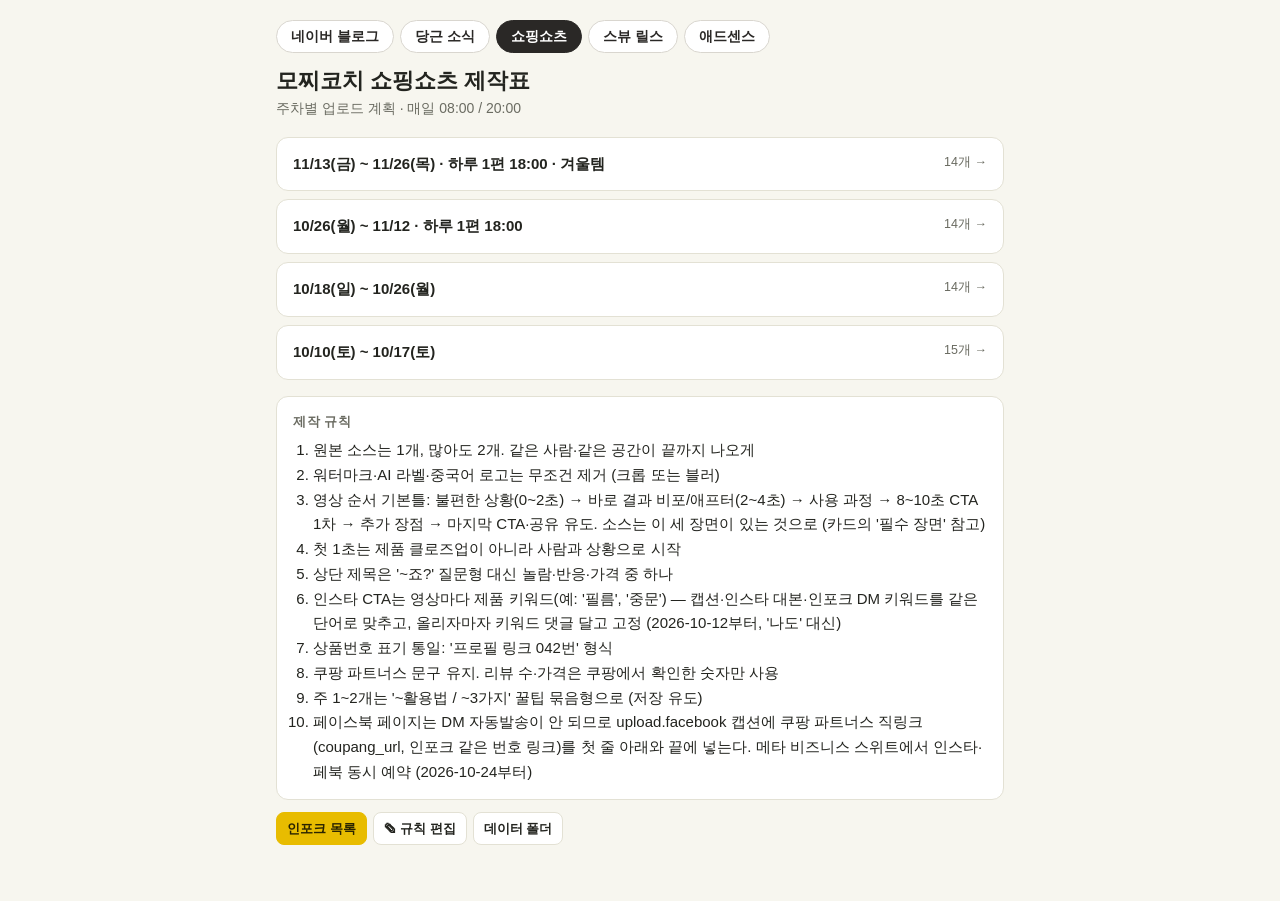
<file: index.html>
<!doctype html>
<html lang="ko"><head><meta charset="utf-8">
<meta name="viewport" content="width=device-width,initial-scale=1">
<meta name="robots" content="noindex,nofollow">
<title>모찌코치 쇼핑쇼츠</title>
<link rel="stylesheet" href="style.css">
<style id="hubnav-css">
.hubnav{display:flex;flex-wrap:wrap;gap:6px;margin:0 0 12px}
.hubnav a{display:inline-block;padding:6px 14px;border-radius:999px;border:1px solid #d9d6cf;background:#fff;color:#2a2826;font:600 14px/1.35 -apple-system,BlinkMacSystemFont,"Apple SD Gothic Neo","Malgun Gothic","Noto Sans KR",sans-serif;text-decoration:none;white-space:nowrap}
.hubnav a:hover{border-color:#8f8b82}
.hubnav a.on{background:#2a2826;border-color:#2a2826;color:#fff}
.hubnav a:focus-visible{outline:2px solid #e8bc00;outline-offset:2px}
@media (prefers-color-scheme:dark){:root:not([data-theme="light"]) .hubnav a{background:#26241f;border-color:#3b3934;color:#ece9e3}:root:not([data-theme="light"]) .hubnav a.on{background:#ece9e3;border-color:#ece9e3;color:#1c1b19}}
:root[data-theme="dark"] .hubnav a{background:#26241f;border-color:#3b3934;color:#ece9e3}
:root[data-theme="dark"] .hubnav a.on{background:#ece9e3;border-color:#ece9e3;color:#1c1b19}
</style>
</head><body>
<div class="wrap">
  <nav class="hubnav" aria-label="사이트 이동"><a href="https://fitnessmizfit0005-sketch.github.io/naver-blog-daily/">네이버 블로그</a><a href="https://fitnessmizfit0005-sketch.github.io/daangn/">당근 소식</a><a class="on" href="https://fitnessmizfit0005-sketch.github.io/shopping-shorts/" aria-current="page">쇼핑쇼츠</a><a href="https://fitnessmizfit0005-sketch.github.io/naver-blog-daily/sb-reels/">스뷰 릴스</a><a href="https://fitnessmizfit0005-sketch.github.io/naver-blog-daily/vitalfoodlab/">애드센스</a></nav>
  <h1>모찌코치 쇼핑쇼츠 제작표</h1>
  <p class="lead">주차별 업로드 계획 · 매일 08:00 / 20:00</p>
  <ul class="weeks" id="weeks"><li class="lead">불러오는 중…</li></ul>
  <section class="box" id="rules"><h2>제작 규칙</h2><ol></ol></section>
  <div class="tools">
    <a class="btn primary" href="inpock.html">인포크 목록</a>
    <a class="btn" href="https://github.com/fitnessmizfit0005-sketch/shopping-shorts/edit/main/data/rules.json" target="_blank" rel="noopener">✎ 규칙 편집</a>
    <a class="btn" href="https://github.com/fitnessmizfit0005-sketch/shopping-shorts/tree/main/data" target="_blank" rel="noopener">데이터 폴더</a>
  </div>
</div>
<script>
const esc=s=>String(s??"").replace(/[&<>"]/g,c=>({"&":"&amp;","<":"&lt;",">":"&gt;",'"':"&quot;"}[c]));
fetch("data/weeks.json",{cache:"no-store"}).then(r=>r.json()).then(ws=>{
  ws.sort((a,b)=>b.week.localeCompare(a.week));
  document.getElementById("weeks").innerHTML=ws.map(w=>`<li><a href="week.html?w=${encodeURIComponent(w.week)}"><span>${esc(w.label)}</span><small>${esc(w.count)}개 →</small></a></li>`).join("");
}).catch(()=>{document.getElementById("weeks").innerHTML='<li class="err">data/weeks.json을 읽지 못했어요. 쉼표나 따옴표가 빠졌는지 확인해 주세요.</li>'});
fetch("data/rules.json",{cache:"no-store"}).then(r=>r.json()).then(d=>{
  document.querySelector("#rules ol").innerHTML=d.rules.map(r=>`<li>${esc(r)}</li>`).join("");
}).catch(()=>{});
</script>
</body></html>
</file>
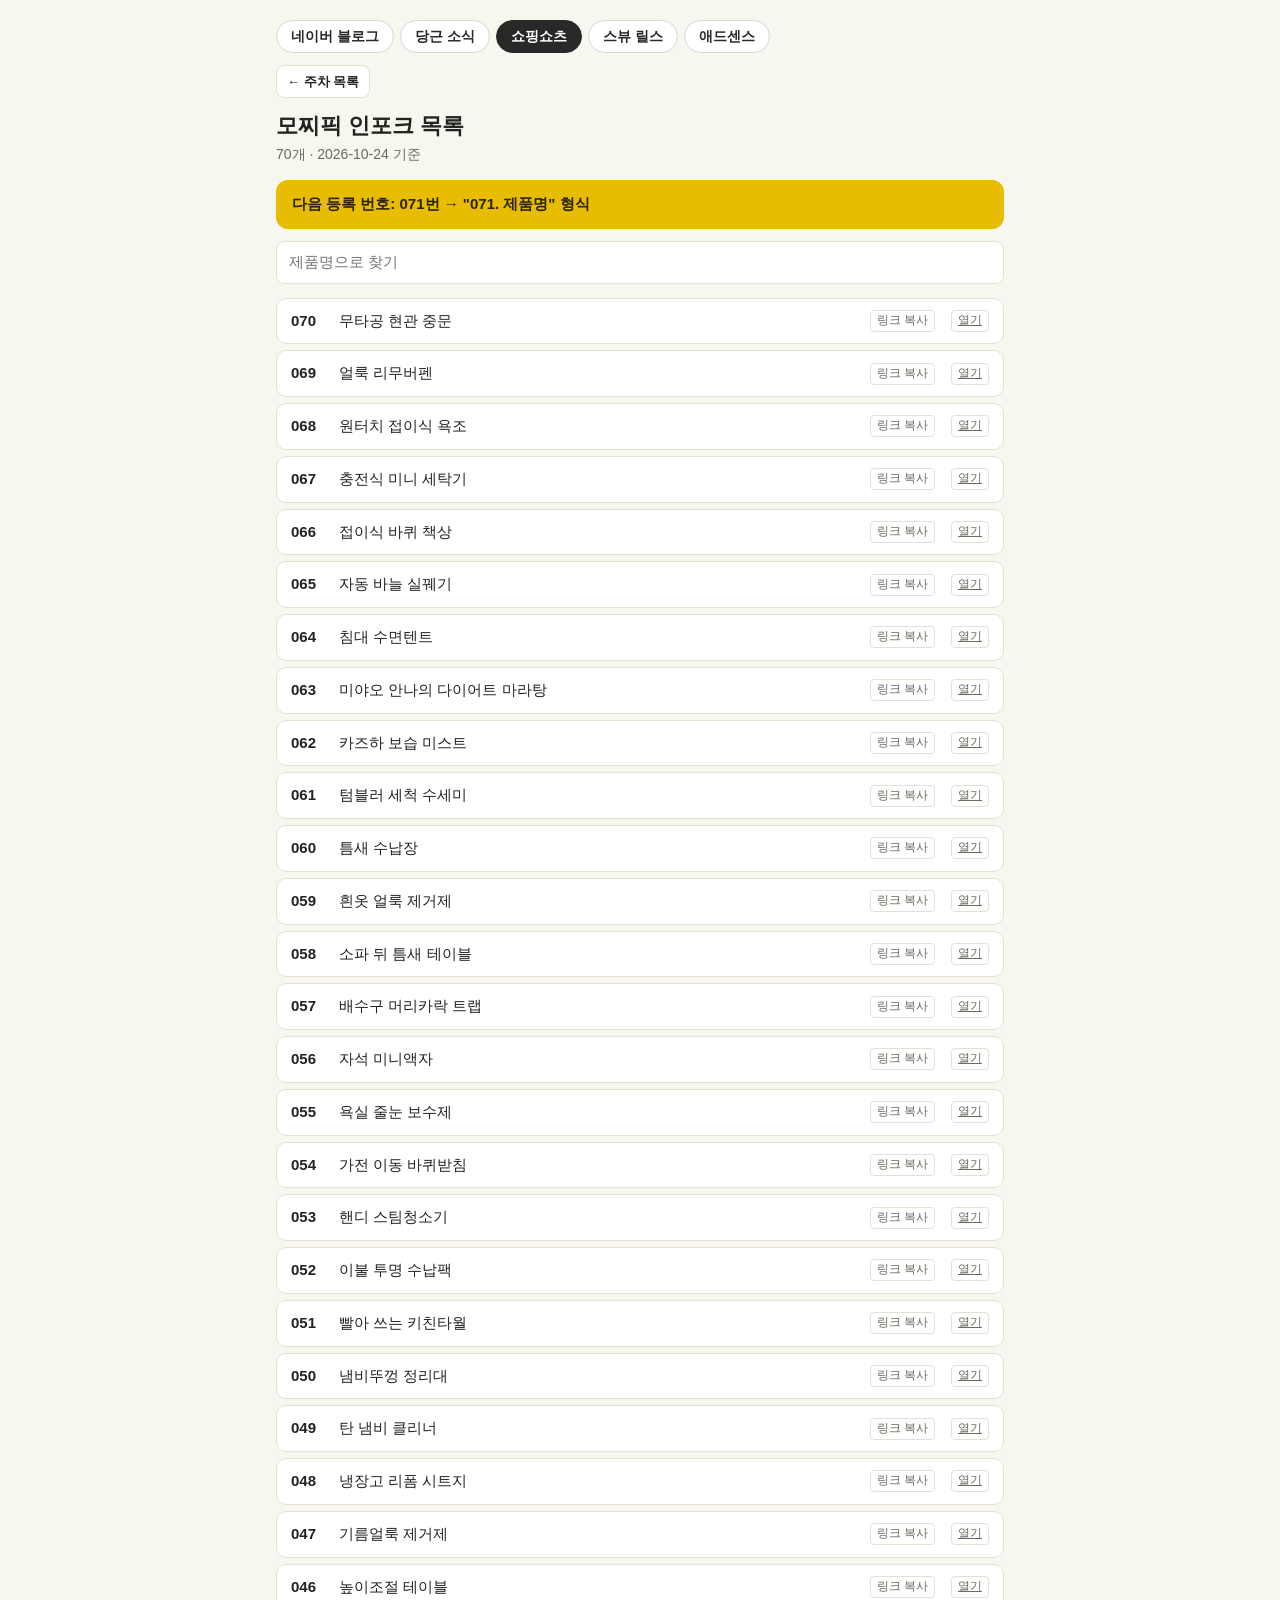
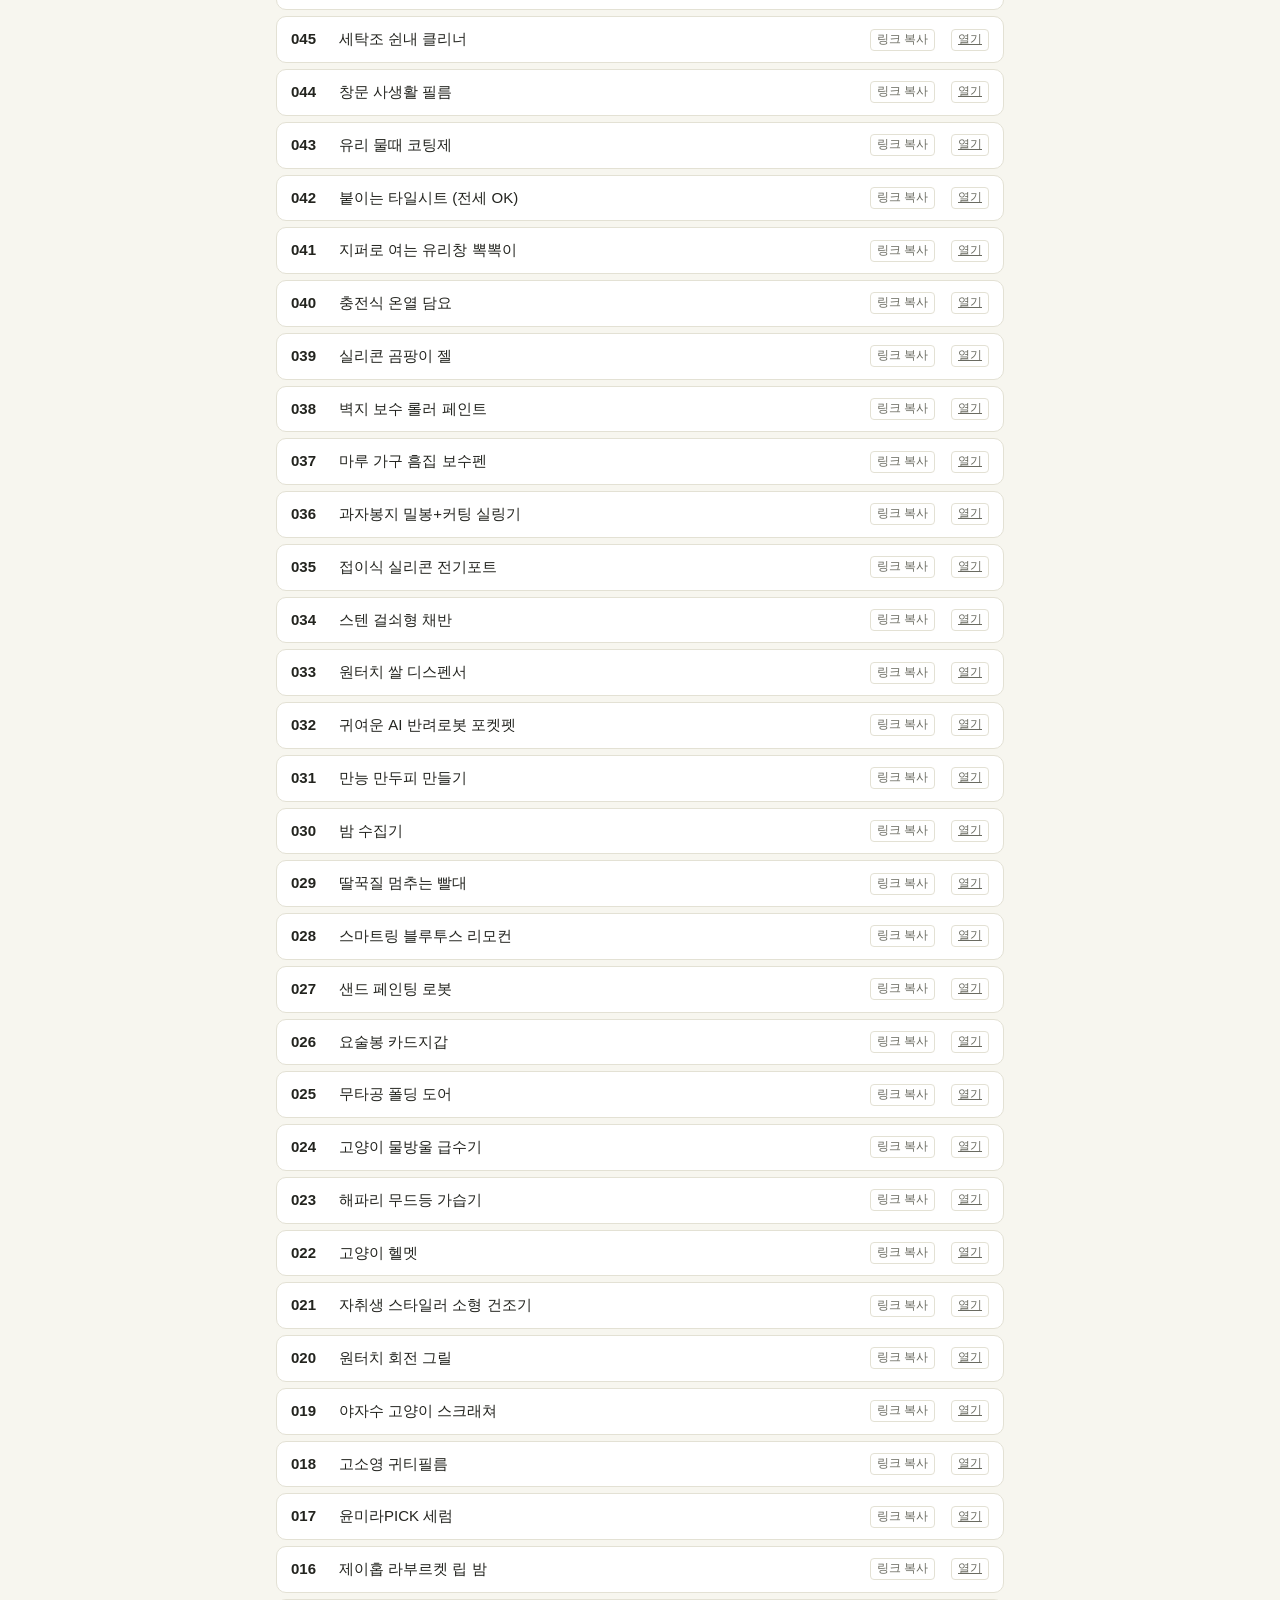
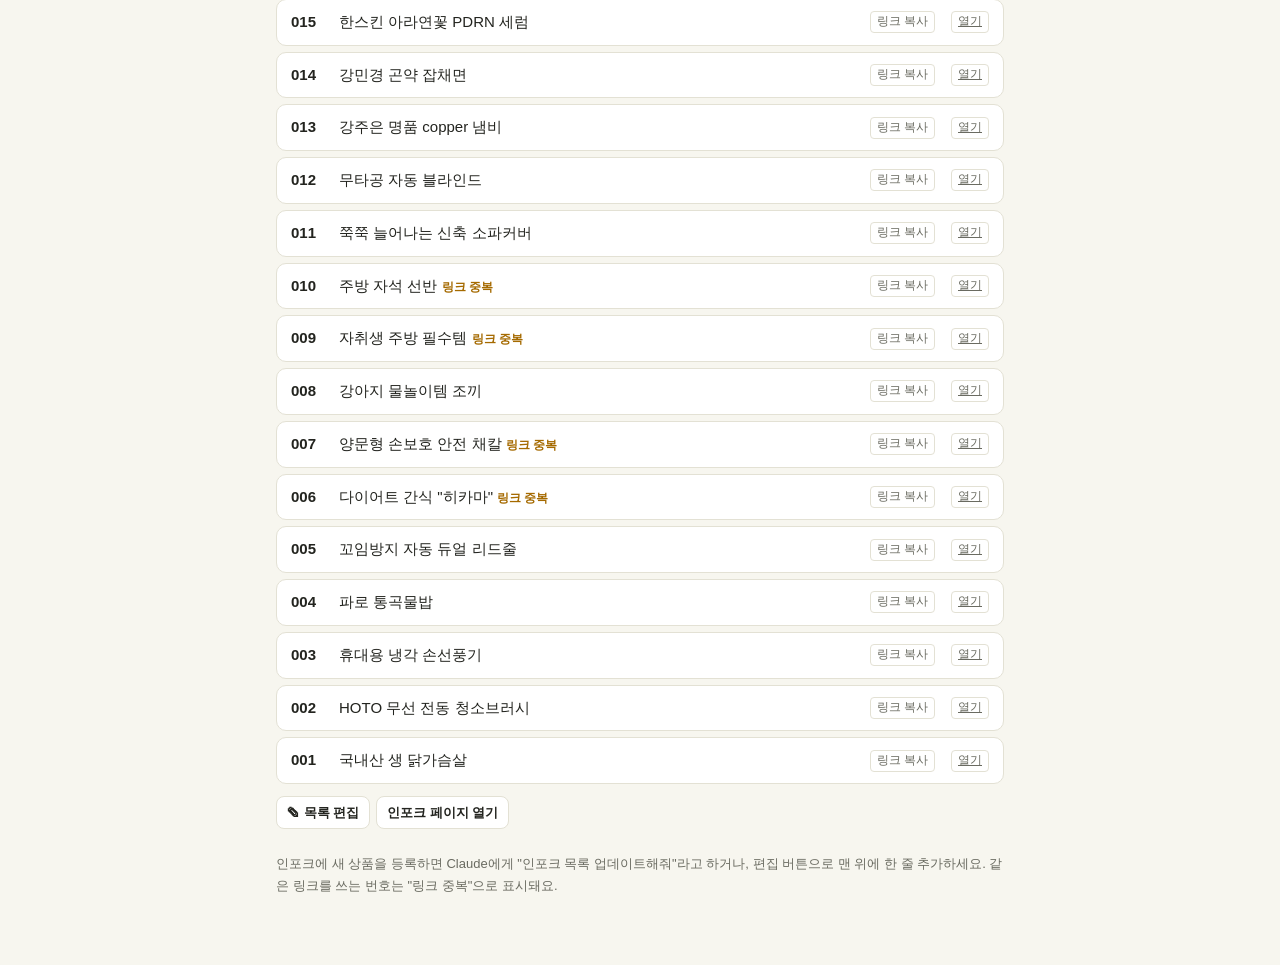
<file: inpock.html>
<!doctype html>
<html lang="ko"><head><meta charset="utf-8">
<meta name="viewport" content="width=device-width,initial-scale=1">
<meta name="robots" content="noindex,nofollow">
<title>모찌픽 인포크 목록</title>
<link rel="stylesheet" href="style.css">
<style id="hubnav-css">
.hubnav{display:flex;flex-wrap:wrap;gap:6px;margin:0 0 12px}
.hubnav a{display:inline-block;padding:6px 14px;border-radius:999px;border:1px solid #d9d6cf;background:#fff;color:#2a2826;font:600 14px/1.35 -apple-system,BlinkMacSystemFont,"Apple SD Gothic Neo","Malgun Gothic","Noto Sans KR",sans-serif;text-decoration:none;white-space:nowrap}
.hubnav a:hover{border-color:#8f8b82}
.hubnav a.on{background:#2a2826;border-color:#2a2826;color:#fff}
.hubnav a:focus-visible{outline:2px solid #e8bc00;outline-offset:2px}
@media (prefers-color-scheme:dark){:root:not([data-theme="light"]) .hubnav a{background:#26241f;border-color:#3b3934;color:#ece9e3}:root:not([data-theme="light"]) .hubnav a.on{background:#ece9e3;border-color:#ece9e3;color:#1c1b19}}
:root[data-theme="dark"] .hubnav a{background:#26241f;border-color:#3b3934;color:#ece9e3}
:root[data-theme="dark"] .hubnav a.on{background:#ece9e3;border-color:#ece9e3;color:#1c1b19}
</style>
<style>
.ink{list-style:none;padding:0;margin:14px 0 0;display:grid;gap:6px}
.ink li{background:var(--card);border:1px solid var(--line);border-radius:10px;padding:10px 14px;display:flex;gap:10px;align-items:center;flex-wrap:wrap}
.ink .n{font-variant-numeric:tabular-nums;font-weight:800;min-width:38px}
.ink .t{flex:1;min-width:0;overflow-wrap:anywhere}
.ink .dup{font-size:12px;color:var(--amber);font-weight:700}
.next{background:var(--accent);color:var(--accent-ink);border-radius:12px;padding:12px 16px;margin-top:14px;font-weight:700}
#q{font:inherit;width:100%;margin-top:12px;padding:8px 12px;border:1px solid var(--line);border-radius:8px;background:var(--card);color:var(--ink)}
</style>
</head><body>
<div class="wrap">
  <nav class="hubnav" aria-label="사이트 이동"><a href="https://fitnessmizfit0005-sketch.github.io/naver-blog-daily/">네이버 블로그</a><a href="https://fitnessmizfit0005-sketch.github.io/daangn/">당근 소식</a><a class="on" href="https://fitnessmizfit0005-sketch.github.io/shopping-shorts/" aria-current="page">쇼핑쇼츠</a><a href="https://fitnessmizfit0005-sketch.github.io/naver-blog-daily/sb-reels/">스뷰 릴스</a><a href="https://fitnessmizfit0005-sketch.github.io/naver-blog-daily/vitalfoodlab/">애드센스</a></nav>
  <a class="btn" href="./">← 주차 목록</a>
  <h1>모찌픽 인포크 목록</h1>
  <p class="lead" id="lead"></p>
  <div class="next" id="next"></div>
  <input id="q" type="search" placeholder="제품명으로 찾기" aria-label="제품명으로 찾기">
  <ul class="ink" id="list"></ul>
  <div class="tools"><a class="btn" href="https://github.com/fitnessmizfit0005-sketch/shopping-shorts/edit/main/data/inpock.json" target="_blank" rel="noopener">✎ 목록 편집</a><a class="btn" href="https://inpk.link/mozzipick" target="_blank" rel="noopener">인포크 페이지 열기</a></div>
  <p class="foot">인포크에 새 상품을 등록하면 Claude에게 "인포크 목록 업데이트해줘"라고 하거나, 편집 버튼으로 맨 위에 한 줄 추가하세요. 같은 링크를 쓰는 번호는 "링크 중복"으로 표시돼요.</p>
</div>
<script>
const esc=s=>String(s??"").replace(/[&<>"]/g,c=>({"&":"&amp;","<":"&lt;",">":"&gt;",'"':"&quot;"}[c]));
let all=[];
function draw(q){
  const cnt={};all.forEach(i=>cnt[i.url]=(cnt[i.url]||0)+1);
  const rows=all.filter(i=>!q||i.title.includes(q)||i.no.includes(q));
  document.getElementById("list").innerHTML=rows.map(i=>`<li><span class="n">${esc(i.no)}</span><span class="t">${esc(i.title)}${cnt[i.url]>1?' <span class="dup">링크 중복</span>':''}</span><button class="copy" type="button" data-c="${esc(i.url)}">링크 복사</button><a class="copy" href="${esc(i.url)}" target="_blank" rel="noopener">열기</a></li>`).join("");
}
fetch("data/inpock.json",{cache:"no-store"}).then(r=>r.json()).then(d=>{
  all=d.items.slice().sort((a,b)=>b.no.localeCompare(a.no));
  const nx=String(Math.max(...all.map(i=>+i.no))+1).padStart(3,"0");
  document.getElementById("lead").textContent=`${all.length}개 · ${d.checked} 기준`;
  document.getElementById("next").textContent=`다음 등록 번호: ${nx}번  →  "${nx}. 제품명" 형식`;
  draw("");
});
document.getElementById("q").addEventListener("input",e=>draw(e.target.value.trim()));
document.addEventListener("click",e=>{const c=e.target.closest("button.copy");if(!c)return;
  navigator.clipboard&&navigator.clipboard.writeText(c.dataset.c).then(()=>{c.textContent="복사됨";setTimeout(()=>c.textContent="링크 복사",1200)}).catch(()=>{});});
</script>
</body></html>
</file>
<file: style.css>
:root{--bg:#F7F6EF;--card:#fff;--ink:#23241F;--sub:#6A6B61;--line:#E3E1D4;--accent:#E8BC00;--accent-ink:#2A2400;--soft:#F1EDD9;--ok:#2F7D4F;--blue:#2F5FA8;--amber:#A56A00}
@media (prefers-color-scheme:dark){:root:not([data-theme="light"]){--bg:#181914;--card:#22231D;--ink:#ECEADF;--sub:#A5A598;--line:#36372F;--accent:#F0C929;--accent-ink:#1D1900;--soft:#2D2E25;--ok:#5CC48A;--blue:#7FA8E8;--amber:#F0B44C;color-scheme:dark}}
:root[data-theme="dark"]{--bg:#181914;--card:#22231D;--ink:#ECEADF;--sub:#A5A598;--line:#36372F;--accent:#F0C929;--accent-ink:#1D1900;--soft:#2D2E25;--ok:#5CC48A;--blue:#7FA8E8;--amber:#F0B44C;color-scheme:dark}
*{box-sizing:border-box}
body{margin:0;background:var(--bg);color:var(--ink);font-family:-apple-system,BlinkMacSystemFont,"Apple SD Gothic Neo","Malgun Gothic","Noto Sans KR",sans-serif;line-height:1.65;font-size:15px}
.wrap{max-width:760px;margin:0 auto;padding:20px 16px 56px}
.nav{display:flex;flex-wrap:wrap;gap:6px}
.sw{display:inline-block;background:var(--card);color:var(--ink);border:1px solid var(--line);border-radius:999px;padding:5px 12px;font-size:13px;text-decoration:none;font-weight:600}
.sw.on{background:var(--accent);color:var(--accent-ink);border-color:var(--accent)}
h1{font-size:22px;margin:14px 0 2px;line-height:1.3}
.lead{color:var(--sub);margin:0;font-size:14px}
a{color:inherit}
.btn{display:inline-flex;align-items:center;gap:4px;font:inherit;font-size:13px;font-weight:600;border:1px solid var(--line);background:var(--card);color:var(--ink);border-radius:8px;padding:5px 10px;text-decoration:none;cursor:pointer}
.btn:hover{border-color:var(--sub)}
.btn.primary{background:var(--accent);border-color:var(--accent);color:var(--accent-ink)}
.box{background:var(--card);border:1px solid var(--line);border-radius:12px;padding:14px 16px;margin-top:16px}
.box h2{font-size:13px;letter-spacing:.04em;color:var(--sub);margin:0 0 6px}
.box ol{margin:0;padding-left:20px}
.weeks{list-style:none;padding:0;margin:16px 0 0;display:grid;gap:8px}
.weeks a{display:flex;justify-content:space-between;gap:10px;background:var(--card);border:1px solid var(--line);border-radius:12px;padding:14px 16px;text-decoration:none;font-weight:600}
.weeks small{color:var(--sub);font-weight:400}
.bar{display:flex;align-items:center;gap:10px;margin-top:14px;font-size:13px;color:var(--sub);font-variant-numeric:tabular-nums}
.meter{flex:1;height:8px;background:var(--line);border-radius:4px;overflow:hidden}
.meter i{display:block;height:100%;background:var(--ok)}
.tools{display:flex;flex-wrap:wrap;gap:6px;margin-top:12px}
.filters{display:flex;flex-wrap:wrap;gap:6px;margin-top:12px}
.filters button{font:inherit;font-size:13px;border:1px solid var(--line);background:var(--card);color:var(--sub);border-radius:999px;padding:3px 10px;cursor:pointer}
.filters button[aria-pressed="true"]{background:var(--ink);color:var(--bg);border-color:var(--ink)}
.day{margin-top:22px}
.day h3{font-size:16px;margin:0 0 8px;display:flex;gap:8px;align-items:baseline}
.day h3 small{color:var(--sub);font-weight:400;font-size:13px}
.slot{background:var(--card);border:1px solid var(--line);border-radius:12px;padding:14px 16px;display:grid;gap:8px;margin-bottom:10px;min-width:0}
.slot.now{box-shadow:0 0 0 2px var(--accent) inset;border-color:var(--accent)}
.slot.done{opacity:.6}
.slot.fold{display:block}
.slot.fold[open]{opacity:1}
.slot.fold>summary{list-style:none;cursor:pointer;display:grid;gap:6px;position:relative;padding-right:22px}
.slot.fold>summary::-webkit-details-marker{display:none}
.slot.fold>summary::after{content:"▸";position:absolute;right:0;top:2px;color:var(--muted,#999);transition:transform .15s}
.slot.fold[open]>summary::after{transform:rotate(90deg)}
.slot.fold:not([open]) .ttl{margin:0}
.slot.fold .fbody{display:grid;gap:8px;margin-top:8px;min-width:0}
.head{display:flex;flex-wrap:wrap;gap:6px 10px;align-items:center}
.time{font-variant-numeric:tabular-nums;font-weight:700;font-size:12px;background:var(--ink);color:var(--bg);padding:1px 8px;border-radius:4px}
.no{color:var(--sub);font-size:12px;font-variant-numeric:tabular-nums}
.name{font-weight:700;font-size:16px}
.cat{font-size:12px;background:var(--soft);color:var(--sub);padding:1px 8px;border-radius:999px}
.st{font-size:12px;font-weight:700;padding:1px 8px;border-radius:999px;border:1px solid currentColor;margin-left:auto}
.st[data-s="대기"]{color:var(--sub)}
.st[data-s="소스확보"]{color:var(--blue)}
.st[data-s="대본완료"]{color:var(--blue)}
.st[data-s="편집완료"]{color:var(--amber)}
.st[data-s="예약완료"],.st[data-s="업로드완료"]{color:var(--ok)}
.ttl{font-size:17px;font-weight:800;margin:0;line-height:1.4}
dl{display:grid;grid-template-columns:86px 1fr;gap:3px 12px;margin:0;font-size:14px}
dt{color:var(--sub)}
dd{margin:0;min-width:0;overflow-wrap:anywhere}
.copy{font:inherit;font-size:12px;margin-left:6px;border:1px solid var(--line);background:transparent;color:var(--sub);border-radius:4px;padding:0 6px;cursor:pointer}
.memo{background:var(--soft);border-radius:8px;padding:6px 10px;font-size:14px}
.err{background:#fde8e4;color:#7a1d0e;border-radius:10px;padding:12px 14px;margin-top:16px}
.foot{color:var(--sub);font-size:13px;margin-top:24px}
button:focus-visible,a:focus-visible{outline:2px solid var(--accent);outline-offset:2px}
@media (max-width:480px){dl{grid-template-columns:1fr}dt{margin-top:4px}.st{margin-left:0}}
.sid{font-variant-numeric:tabular-nums;letter-spacing:.02em}
.hint{color:var(--sub);font-size:12px;margin-left:8px}
.zh{display:inline-block;margin-right:6px}
.actions{display:flex;flex-wrap:wrap;gap:8px;align-items:center;border-top:1px dashed var(--line);padding-top:10px}
.found{display:flex;gap:6px;align-items:center;font-size:14px;font-weight:600;cursor:pointer;margin-right:auto}
.found input{width:17px;height:17px;accent-color:var(--ok)}
.btn[disabled]{opacity:.4;cursor:not-allowed}
.script{background:var(--soft);border-radius:8px;padding:8px 12px}
.script summary{font-weight:700;cursor:pointer}
.script p{white-space:pre-wrap;margin:6px 0 0;font-size:14px}
.toast{position:fixed;left:50%;transform:translateX(-50%);bottom:calc(16px + env(safe-area-inset-bottom,0px));max-width:min(92vw,560px);background:var(--ink);color:var(--bg);padding:10px 14px;border-radius:10px;font-size:14px;z-index:20;box-shadow:0 4px 16px #0003}
.pk{background:var(--soft);border-radius:8px;padding:8px 12px}
.pkh{font-weight:700;font-size:13px;color:var(--sub)}
.pk p{white-space:pre-wrap;margin:4px 0 0;font-size:14px}
.up{border:1px solid var(--line);border-radius:8px;padding:8px 12px;display:grid;gap:8px}
.up summary{font-weight:700;cursor:pointer}
.up3 .lbl{font-size:13px;font-weight:700;color:var(--sub)}
.up3 .found{margin-right:0}
.scenes{margin:0 0 4px;padding-left:18px}
.scenes li{margin:0 0 6px;line-height:1.5}
.scenes li b{color:var(--amber);margin-right:4px}
.scenes + .hint{margin-left:0}
</file>
